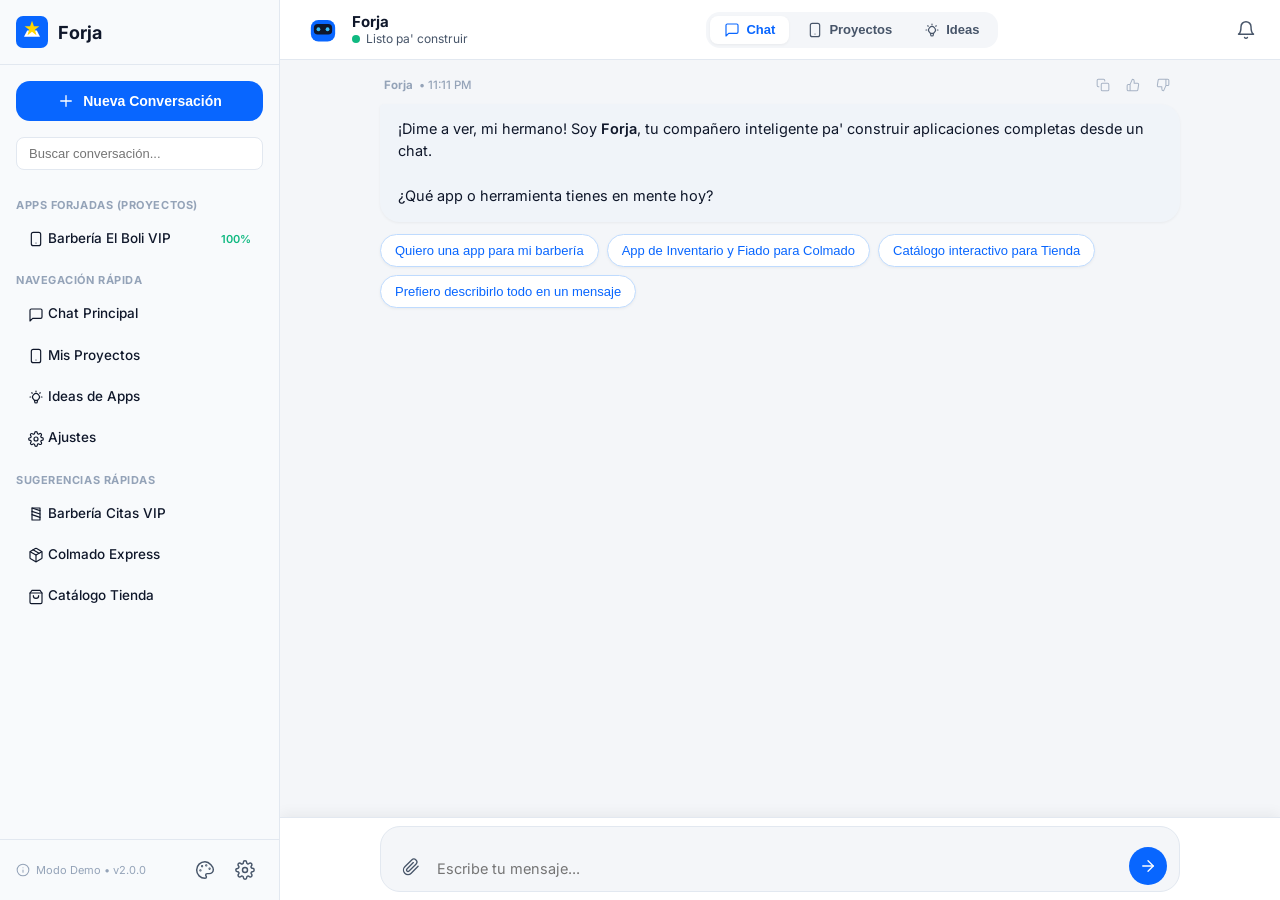
<file: index.html>
<!DOCTYPE html>
<html lang="es-DO" data-theme="light">
<head>
  <meta charset="UTF-8">
  <meta name="viewport" content="width=device-width, initial-scale=1.0, maximum-scale=1.0, user-scalable=no, viewport-fit=cover">
  <meta name="theme-color" content="#0866FF">
  <meta name="description" content="Forja - Agente conversacional inteligente para construir aplicaciones completas bajo demanda.">
  <meta name="apple-mobile-web-app-capable" content="yes">
  <meta name="apple-mobile-web-app-status-bar-style" content="black-translucent">
  <title>Forja — Agente Creador de Apps</title>

  <link rel="manifest" href="manifest.webmanifest">
  <link rel="icon" type="image/png" href="assets/icon-192.png">
  <link rel="apple-touch-icon" href="assets/apple-touch-icon.png">
  <link rel="stylesheet" href="styles.css">

  <script src="icons.js"></script>
</head>
<body>

  <div id="app-container">

    <!-- DRAWER BACKDROP OVERLAY -->
    <div class="drawer-overlay" id="drawer-overlay" onclick="cerrarDrawer()"></div>

    <!-- SIDEBAR / DRAWER LATERAL IZQUIERDO (REQ 5) -->
    <aside class="sidebar-left" id="sidebar-left">
      <div class="sidebar-header">
        <div class="brand-logo" onclick="switchView('chat')">
          <svg viewBox="0 0 100 100" width="32" height="32">
            <rect width="100" height="100" rx="22" fill="#0866FF"/>
            <path d="M25 65 L75 65 L65 45 L35 45 Z" fill="#FFFFFF"/>
            <polygon points="50,15 56,32 73,32 59,43 64,60 50,49 36,60 41,43 27,32 44,32" fill="#FFD700"/>
          </svg>
          <span>Forja</span>
        </div>
        <button class="icon-btn" id="close-sidebar-btn" onclick="cerrarDrawer()" aria-label="Cerrar panel lateral">
          <script>document.write(icono('cerrar'));</script>
        </button>
      </div>

      <button class="new-chat-btn" onclick="iniciarNuevoChat()">
        <script>document.write(icono('mas', { size: 18 }));</script>
        <span>Nueva Conversación</span>
      </button>

      <div class="sidebar-search-box">
        <input type="text" class="sidebar-search-input" placeholder="Buscar conversación..." oninput="/* opcional */">
      </div>

      <div class="sidebar-nav">
        <div class="nav-section-title">Apps Forjadas (Proyectos)</div>
        <div id="sidebar-projects-list">
          <!-- Renderizado dinámicamente -->
        </div>

        <div class="nav-section-title">Navegación Rápida</div>
        <div class="project-item" onclick="switchView('chat')">
          <span><script>document.write(icono('chat', { size: 16 }));</script> Chat Principal</span>
        </div>
        <div class="project-item" onclick="switchView('proyectos')">
          <span><script>document.write(icono('app', { size: 16 }));</script> Mis Proyectos</span>
        </div>
        <div class="project-item" onclick="switchView('ideas')">
          <span><script>document.write(icono('idea', { size: 16 }));</script> Ideas de Apps</span>
        </div>
        <div class="project-item" onclick="abrirAjustes()">
          <span><script>document.write(icono('ajustes', { size: 16 }));</script> Ajustes</span>
        </div>

        <div class="nav-section-title">Sugerencias Rápidas</div>
        <div class="project-item" onclick="usarIdeaDirecta('Quiero construir una app para mi barbería con reservación de citas')">
          <span><script>document.write(icono('barberia', { size: 16 }));</script> Barbería Citas VIP</span>
        </div>
        <div class="project-item" onclick="usarIdeaDirecta('Construye un control de inventario y fiado para colmado')">
          <span><script>document.write(icono('inventario', { size: 16 }));</script> Colmado Express</span>
        </div>
        <div class="project-item" onclick="usarIdeaDirecta('Crea un catálogo interactivo de ropa para Instagram')">
          <span><script>document.write(icono('tienda', { size: 16 }));</script> Catálogo Tienda</span>
        </div>
      </div>

      <div class="sidebar-footer">
        <div class="sidebar-footer-info">
          <script>document.write(icono('info', { size: 14 }));</script>
          <span>Modo Demo • v2.0.0</span>
        </div>
        <div style="display:flex; gap:4px;">
          <button class="icon-btn" onclick="toggleTheme()" aria-label="Cambiar tema">
            <script>document.write(icono('paleta'));</script>
          </button>
          <button class="icon-btn" onclick="abrirAjustes()" aria-label="Ajustes">
            <script>document.write(icono('ajustes'));</script>
          </button>
        </div>
      </div>
    </aside>

    <!-- AREA PRINCIPAL (HEADER + VISTAS) -->
    <main class="main-area">

      <!-- HEADER TOP BAR -->
      <header class="top-header">
        <div style="display: flex; align-items: center; gap: 10px;">
          <button class="icon-btn" id="menu-toggle-btn" onclick="abrirDrawer()" aria-label="Abrir menú">
            <script>document.write(icono('menu', { size: 22 }));</script>
          </button>

          <!-- AVATAR Y PERFIL DEL AGENTE -->
          <div class="agent-profile-header" onclick="abrirActivitySheet()" title="Ver Registro de Actividad y Permisos">
            <div class="forja-avatar-wrapper reposo" id="forja-avatar">
              <svg class="forja-avatar-svg" viewBox="0 0 100 100">
                <rect class="bot-body" x="18" y="24" width="64" height="56" rx="20" fill="#0866FF"/>
                <rect class="bot-visor" x="26" y="34" width="48" height="28" rx="10" fill="#0F172A"/>
                <circle class="bot-eye left" cx="38" cy="48" r="5" fill="#38BDF8"/>
                <circle class="bot-eye right" cx="62" cy="48" r="5" fill="#38BDF8"/>
              </svg>
            </div>

            <div class="agent-info">
              <span class="agent-name" id="display-agent-name">Forja</span>
              <span class="agent-status">
                <span class="status-dot" id="display-status-dot"></span>
                <span id="display-status-text">Listo pa' construir</span>
              </span>
            </div>
          </div>
        </div>

        <!-- Pestañas Superiores (Chat, Proyectos, Ideas) -->
        <nav class="header-tabs">
          <button class="tab-btn active" id="tab-btn-chat" onclick="switchView('chat')">
            <script>document.write(icono('chat', { size: 16 }));</script> Chat
          </button>
          <button class="tab-btn" id="tab-btn-proyectos" onclick="switchView('proyectos')">
            <script>document.write(icono('app', { size: 16 }));</script> Proyectos
          </button>
          <button class="tab-btn" id="tab-btn-ideas" onclick="switchView('ideas')">
            <script>document.write(icono('idea', { size: 16 }));</script> Ideas
          </button>
        </nav>

        <div style="display: flex; align-items: center; gap: 6px;">
          <button class="icon-btn" onclick="abrirActivitySheet()" aria-label="Notificaciones y Actividad" title="Actividad">
            <script>document.write(icono('notificacion', { size: 20 }));</script>
          </button>
        </div>
      </header>

      <!-- VISTA 1: CHAT PRINCIPAL (UN SOLO HILO ESTILO MUSE) -->
      <section class="view-panel active" id="chat-view">
        <div class="chat-thread" id="chat-thread">
          <div class="chat-thread-inner" id="chat-messages-container">
            <!-- Renderizado dinámico -->
          </div>
        </div>

        <!-- BOTÓN FLOTANTE VOLVER ABAJO -->
        <button class="scroll-bottom-btn" id="scroll-bottom-btn" onclick="scrollChatAlFinal()">
          <script>document.write(icono('flecha-abajo', { size: 16 }));</script>
          <span>Ir al último mensaje</span>
        </button>

        <!-- COMPOSER FIJO VISIBLE (REQ 1c) -->
        <div class="composer-container">
          <div class="composer-inner">
            <div id="attachment-preview-container" class="attachment-preview-bar"></div>

            <div class="composer-row">
              <input type="file" id="composer-file-input" style="display: none;" accept="image/*,.pdf,.doc,.docx,.txt">
              <button class="attach-btn" onclick="document.getElementById('composer-file-input').click()" title="Adjuntar archivo o imagen">
                <script>document.write(icono('adjuntar', { size: 18 }));</script>
              </button>

              <textarea 
                id="user-input" 
                class="composer-input" 
                placeholder="Escribe tu mensaje..." 
                rows="1" 
                aria-label="Escribe tu mensaje para Forja"
              ></textarea>

              <button class="send-btn" id="send-btn" aria-label="Enviar mensaje" onclick="handleSendUserMessage()">
                <script>document.write(icono('flecha-derecha', { size: 18 }));</script>
              </button>
            </div>
          </div>
        </div>
      </section>

      <!-- VISTA 2: PROYECTOS (METAS DE APPS CREADAS - REQ 2) -->
      <section class="view-panel" id="proyectos-view">
        <div class="view-container">
          <h2 style="font-size: 20px; font-weight: 700; margin-bottom: 6px; display: flex; align-items: center; gap: 8px;">
            <script>document.write(icono('app', { size: 22 }));</script>
            <span>Proyectos y Apps Forjadas</span>
          </h2>
          <p style="color: var(--text-secondary); font-size: 13.5px; margin-bottom: 20px;">
            Aplicaciones creadas bajo demanda, estado de construcción y enlaces directos. Toca cualquier tarjeta para ver detalles o pedir modificaciones.
          </p>

          <div class="grid-container" id="proyectos-grid">
            <!-- Renderizado dinámicamente -->
          </div>
        </div>
      </section>

      <!-- VISTA 3: IDEAS Y CARRUSELES HORIZONTALES (REQ 2) -->
      <section class="view-panel" id="ideas-view">
        <div class="view-container">
          <h2 style="font-size: 20px; font-weight: 700; margin-bottom: 6px; display: flex; align-items: center; gap: 8px;">
            <script>document.write(icono('idea', { size: 22 }));</script>
            <span>Ideas Sugeridas para Empezar</span>
          </h2>
          <p style="color: var(--text-secondary); font-size: 13.5px; margin-bottom: 20px;">
            Toca cualquier sugerencia para pedirle a Forja que ejecute el briefing y forje tu aplicación.
          </p>

          <h3 style="font-size: 15px; font-weight: 700; margin-bottom: 12px; color: var(--primary);">
            💈 Servicios y Negocios Locales
          </h3>
          <div class="horizontal-carousel">
            <div class="carousel-card" onclick="usarIdeaDirecta('Quiero construir una app para mi barbería con reservación de citas y cortes VIP')">
              <div style="font-weight: 700; font-size: 15px; color: var(--text-primary); display: flex; align-items: center; gap: 8px;">
                <script>document.write(icono('barberia', { size: 20 }));</script>
                <span>Barbería Citas VIP</span>
              </div>
              <p style="font-size: 13px; color: var(--text-secondary); line-height: 1.4;">
                Agenda de turnos por barbero, catálogo con fotos de cortes y avisos por WhatsApp.
              </p>
              <button class="chip-btn" style="align-self: flex-start; margin-top: 4px;">Forjar esta app</button>
            </div>

            <div class="carousel-card" onclick="usarIdeaDirecta('Construye un control de inventario, caja y fiado para mi colmado')">
              <div style="font-weight: 700; font-size: 15px; color: var(--text-primary); display: flex; align-items: center; gap: 8px;">
                <script>document.write(icono('inventario', { size: 20 }));</script>
                <span>Colmado Express POS</span>
              </div>
              <p style="font-size: 13px; color: var(--text-secondary); line-height: 1.4;">
                Registro de productos, ventas rápidas, control de fiado por cliente y alertas de stock.
              </p>
              <button class="chip-btn" style="align-self: flex-start; margin-top: 4px;">Forjar esta app</button>
            </div>

            <div class="carousel-card" onclick="usarIdeaDirecta('Quiero un menú digital interactivo para restaurante con pedidos por WhatsApp')">
              <div style="font-weight: 700; font-size: 15px; color: var(--text-primary); display: flex; align-items: center; gap: 8px;">
                <script>document.write(icono('restaurante', { size: 20 }));</script>
                <span>Menú Restaurante</span>
              </div>
              <p style="font-size: 13px; color: var(--text-secondary); line-height: 1.4;">
                Catálogo de platillos por categorías, agregador al carrito y envío de pedido a WhatsApp.
              </p>
              <button class="chip-btn" style="align-self: flex-start; margin-top: 4px;">Forjar esta app</button>
            </div>
          </div>

          <h3 style="font-size: 15px; font-weight: 700; margin: 24px 0 12px; color: var(--primary);">
            🛍️ Tiendas, Educación y Finanzas
          </h3>
          <div class="horizontal-carousel">
            <div class="carousel-card" onclick="usarIdeaDirecta('Crea un catálogo interactivo para tienda de ropa de Instagram')">
              <div style="font-weight: 700; font-size: 15px; color: var(--text-primary); display: flex; align-items: center; gap: 8px;">
                <script>document.write(icono('tienda', { size: 20 }));</script>
                <span>Catálogo Instagram</span>
              </div>
              <p style="font-size: 13px; color: var(--text-secondary); line-height: 1.4;">
                Exhibidor de prendas, tallas disponibles, precios y botón directo para pedir.
              </p>
              <button class="chip-btn" style="align-self: flex-start; margin-top: 4px;">Forjar esta app</button>
            </div>

            <div class="carousel-card" onclick="usarIdeaDirecta('Quiero una app para gestión de estudiantes, notas y avisos escolares')">
              <div style="font-weight: 700; font-size: 15px; color: var(--text-primary); display: flex; align-items: center; gap: 8px;">
                <script>document.write(icono('escuela', { size: 20 }));</script>
                <span>Control Escolar</span>
              </div>
              <p style="font-size: 13px; color: var(--text-secondary); line-height: 1.4;">
                Asistencia diaria, notas por materia y envío de circulares a padres de familia.
              </p>
              <button class="chip-btn" style="align-self: flex-start; margin-top: 4px;">Forjar esta app</button>
            </div>

            <div class="carousel-card" onclick="usarIdeaDirecta('Construye un gestor de gastos personales y presupuesto semanal')">
              <div style="font-weight: 700; font-size: 15px; color: var(--text-primary); display: flex; align-items: center; gap: 8px;">
                <script>document.write(icono('grafico', { size: 20 }));</script>
                <span>Control de Gastos</span>
              </div>
              <p style="font-size: 13px; color: var(--text-secondary); line-height: 1.4;">
                Registro de ingresos, salidas en RD$, metas de ahorro y gráficos de consumo.
              </p>
              <button class="chip-btn" style="align-self: flex-start; margin-top: 4px;">Forjar esta app</button>
            </div>
          </div>
        </div>
      </section>

    </main>

    <!-- BOTTOM SHEET AJUSTES (REQ 3) -->
    <div class="sheet-overlay" id="settings-sheet-overlay" onclick="cerrarAjustes()">
      <div class="sheet-modal" onclick="event.stopPropagation()">
        <div class="sheet-handle"></div>
        <div class="sheet-header">
          <div class="sheet-title">
            <script>document.write(icono('ajustes', { size: 22 }));</script>
            <span>Ajustes de Forja</span>
          </div>
          <button class="icon-btn" onclick="cerrarAjustes()">
            <script>document.write(icono('cerrar'));</script>
          </button>
        </div>

        <div class="form-group">
          <label class="form-label" for="setting-agent-name">Nombre del Agente</label>
          <input type="text" id="setting-agent-name" class="form-input" value="Forja">
        </div>

        <div class="form-group">
          <label class="form-label" for="setting-backend-url">URL Backend Deno (Opcional)</label>
          <input type="url" id="setting-backend-url" class="form-input" placeholder="https://api.forja.dev/v1">
          <span style="font-size: 11.5px; color: var(--text-muted);">Dejar vacío para el Modo Demo Local Simulado.</span>
        </div>

        <div class="form-group">
          <label class="form-label">Tema Visual</label>
          <div style="display: flex; gap: 10px;">
            <button class="btn-approve" style="background-color: var(--bg-app); color: var(--text-primary); border: 1px solid var(--border-color);" onclick="setTheme('light')">
              ☀️ Claro
            </button>
            <button class="btn-approve" style="background-color: #1E293B; color: #fff;" onclick="setTheme('dark')">
              🌙 Oscuro
            </button>
          </div>
        </div>

        <div class="form-group">
          <label class="form-label">Idioma y Región</label>
          <select class="form-select" id="setting-language">
            <option value="es-DO">Español (República Dominicana)</option>
            <option value="es-ES">Español (Internacional)</option>
          </select>
        </div>

        <div style="display: flex; justify-content: space-between; align-items: center; margin-top: 10px; gap: 10px;">
          <button class="btn-reject" onclick="borrarHistorialLocal()">
            <script>document.write(icono('borrar', { size: 16 }));</script> Borrar Datos
          </button>
          <button class="btn-approve" onclick="guardarAjustes()">
            <script>document.write(icono('check', { size: 16 }));</script> Guardar
          </button>
        </div>

        <div style="text-align: center; font-size: 11px; color: var(--text-muted); margin-top: 8px;">
          Forja PWA v2.0.0 • Diseñado estilo Muse
        </div>
      </div>
    </div>

    <!-- SHEET REGISTRO DE ACTIVIDAD Y PERMISOS (REQ 6) -->
    <div class="sheet-overlay" id="activity-sheet-overlay" onclick="cerrarActivitySheet()">
      <div class="sheet-modal" onclick="event.stopPropagation()">
        <div class="sheet-handle"></div>
        <div class="sheet-header">
          <div class="sheet-title">
            <script>document.write(icono('notificacion', { size: 22 }));</script>
            <span>Registro de Actividad y Estado</span>
          </div>
          <button class="icon-btn" onclick="cerrarActivitySheet()">
            <script>document.write(icono('cerrar'));</script>
          </button>
        </div>

        <div style="font-size: 13px; color: var(--text-secondary); background: var(--bg-app); padding: 12px; border-radius: var(--radius-md);">
          <p><strong>Estado Agente:</strong> <span id="modal-status-text">Listo pa' construir</span></p>
          <p style="margin-top: 4px;"><strong>Permisos:</strong> LocalStorage PWA, Service Worker, Notificaciones.</p>
        </div>

        <h4 style="font-size: 13px; text-transform: uppercase; color: var(--text-muted); font-weight: 700; margin-top: 8px;">Acciones Recientes</h4>
        <div id="activity-log-feed" style="max-height: 240px; overflow-y: auto;">
          <!-- Rellenado dinámicamente -->
        </div>

        <button class="btn-approve" onclick="cerrarActivitySheet()" style="margin-top: 8px;">Cerrar</button>
      </div>
    </div>

    <!-- BARRA INFERIOR DE PESTAÑAS MOVIL <768px -->
    <nav class="bottom-tab-bar">
      <button class="bottom-tab-item active" id="b-tab-chat" onclick="switchView('chat')">
        <script>document.write(icono('chat', { size: 20 }));</script>
        <span>Chat</span>
      </button>

      <button class="bottom-tab-item" id="b-tab-proyectos" onclick="switchView('proyectos')">
        <script>document.write(icono('app', { size: 20 }));</script>
        <span>Proyectos</span>
      </button>

      <button class="bottom-tab-item" id="b-tab-ideas" onclick="switchView('ideas')">
        <script>document.write(icono('idea', { size: 20 }));</script>
        <span>Ideas</span>
      </button>

      <button class="bottom-tab-item" onclick="abrirAjustes()">
        <script>document.write(icono('ajustes', { size: 20 }));</script>
        <span>Ajustes</span>
      </button>
    </nav>

  </div>

  <script src="api.js"></script>
  <script src="app.js"></script>
</body>
</html>
</file>
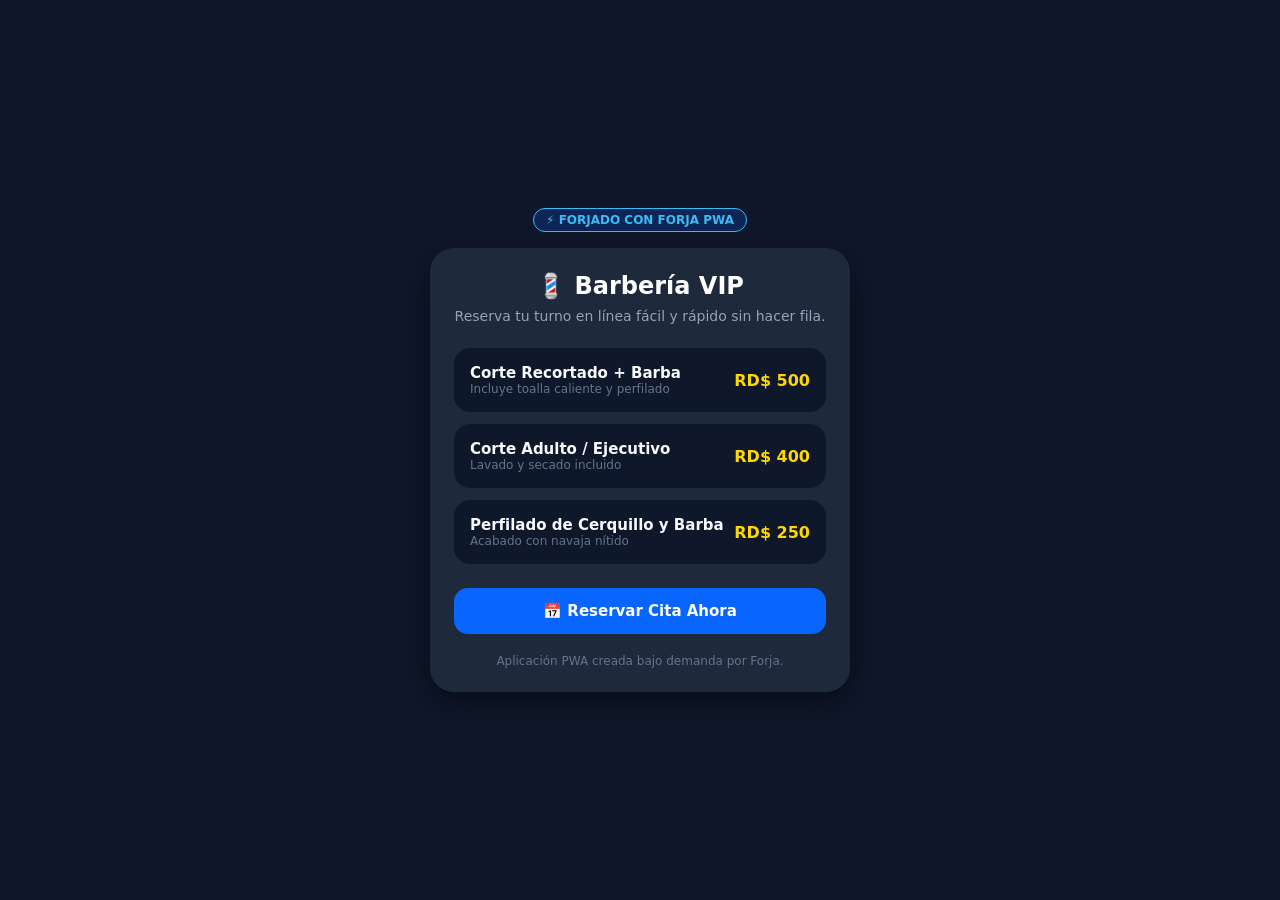
<file: demo-barberia.html>
<!DOCTYPE html>
<html lang="es-DO">
<head>
  <meta charset="UTF-8">
  <meta name="viewport" content="width=device-width, initial-scale=1.0">
  <title>Barbería VIP — App Creada por Forja</title>
  <style>
    :root {
      --primary: #0866FF;
      --bg: #0F172A;
      --card-bg: #1E293B;
      --text: #F8FAFC;
      --accent: #FFD700;
    }
    * { box-sizing: border-box; margin: 0; padding: 0; font-family: system-ui, sans-serif; }
    body { background-color: var(--bg); color: var(--text); padding: 20px; min-height: 100vh; display: flex; flex-direction: column; align-items: center; justify-content: center; }
    .badge { background: rgba(8, 102, 255, 0.2); color: #38BDF8; border: 1px solid #38BDF8; padding: 4px 12px; border-radius: 20px; font-size: 12px; font-weight: 600; margin-bottom: 16px; }
    .container { max-width: 420px; width: 100%; background: var(--card-bg); border-radius: 24px; padding: 24px; box-shadow: 0 10px 30px rgba(0,0,0,0.5); text-align: center; }
    h1 { font-size: 24px; font-weight: 800; margin-bottom: 8px; color: #fff; }
    p { color: #94A3B8; font-size: 14px; margin-bottom: 24px; }
    .service-card { background: #0F172A; border-radius: 16px; padding: 16px; margin-bottom: 12px; display: flex; justify-content: space-between; align-items: center; text-align: left; }
    .service-name { font-weight: 700; font-size: 15px; }
    .service-price { color: var(--accent); font-weight: 700; }
    .btn { width: 100%; padding: 14px; background: var(--primary); color: #fff; border: none; border-radius: 14px; font-weight: 700; font-size: 15px; cursor: pointer; margin-top: 12px; }
    .btn:hover { background: #0052D6; }
    .footer-note { font-size: 12px; color: #64748B; margin-top: 20px; }
  </style>
</head>
<body>
  <span class="badge">⚡ FORJADO CON FORJA PWA</span>
  <div class="container">
    <h1>💈 Barbería VIP</h1>
    <p>Reserva tu turno en línea fácil y rápido sin hacer fila.</p>

    <div class="service-card">
      <div>
        <div class="service-name">Corte Recortado + Barba</div>
        <div style="font-size:12px; color:#64748B;">Incluye toalla caliente y perfilado</div>
      </div>
      <div class="service-price">RD$ 500</div>
    </div>

    <div class="service-card">
      <div>
        <div class="service-name">Corte Adulto / Ejecutivo</div>
        <div style="font-size:12px; color:#64748B;">Lavado y secado incluido</div>
      </div>
      <div class="service-price">RD$ 400</div>
    </div>

    <div class="service-card">
      <div>
        <div class="service-name">Perfilado de Cerquillo y Barba</div>
        <div style="font-size:12px; color:#64748B;">Acabado con navaja nítido</div>
      </div>
      <div class="service-price">RD$ 250</div>
    </div>

    <button class="btn" onclick="alert('¡Cita agendada con éxito! Recibirás confirmación por WhatsApp.')">📅 Reservar Cita Ahora</button>
    
    <div class="footer-note">Aplicación PWA creada bajo demanda por Forja.</div>
  </div>
</body>
</html>
</file>
<file: styles.css>
/* ==========================================================================
   FORJA PWA - CSS ESTILO MUSE (META REFERENCE) - VERSION 2.0.0
   ========================================================================== */

@import url('https://fonts.googleapis.com/css2?family=Inter:wght@400;500;600;700&display=swap');

:root {
  /* Colors - Light Theme (Default) */
  --bg-app: #F4F6F9;
  --bg-surface: #FFFFFF;
  --bg-sidebar: #F8FAFC;
  --bg-bubble-agent: #F0F4F9;
  --bg-bubble-user: #0866FF;
  --text-user: #FFFFFF;
  --text-primary: #0F172A;
  --text-secondary: #475569;
  --text-muted: #94A3B8;
  --border-color: #E2E8F0;

  /* Brand Accent */
  --primary: #0866FF;
  --primary-hover: #0052D6;
  --primary-light: #E7F0FF;
  --primary-border: #BFDBFE;

  /* Status Colors */
  --success: #10B981;
  --success-bg: #D1FAE5;
  --warning: #F59E0B;
  --warning-bg: #FEF3C7;
  --danger: #EF4444;
  --danger-bg: #FEE2E2;

  /* Design Tokens */
  --radius-sm: 8px;
  --radius-md: 14px;
  --radius-lg: 20px;
  --radius-full: 9999px;

  --shadow-sm: 0 1px 3px rgba(0, 0, 0, 0.05);
  --shadow-md: 0 4px 12px rgba(0, 0, 0, 0.08);
  --shadow-lg: 0 10px 25px rgba(0, 0, 0, 0.12);

  --font-sans: 'Inter', -apple-system, BlinkMacSystemFont, "Segoe UI", Roboto, sans-serif;
  --header-height: 60px;
  --bottom-bar-height: 58px;
  --composer-height: 68px;
  --composer-max-width: 800px;
}

/* Dark Mode Overrides */
[data-theme="dark"] {
  --bg-app: #0B0F17;
  --bg-surface: #1E293B;
  --bg-sidebar: #111827;
  --bg-bubble-agent: #1E293B;
  --bg-bubble-user: #0866FF;
  --text-user: #FFFFFF;
  --text-primary: #F8FAFC;
  --text-secondary: #CBD5E1;
  --text-muted: #64748B;
  --border-color: #334155;
  --primary-light: rgba(8, 102, 255, 0.15);
  --primary-border: #1E40AF;
}

/* Reset & Base */
*, *::before, *::after {
  box-sizing: border-box;
  margin: 0;
  padding: 0;
}

html, body {
  width: 100%;
  height: 100%;
  overflow: hidden;
  font-family: var(--font-sans);
  background-color: var(--bg-app);
  color: var(--text-primary);
  -webkit-font-smoothing: antialiased;
  -webkit-tap-highlight-color: transparent;
}

/* Main App Container Layout */
#app-container {
  display: flex;
  width: 100vw;
  height: 100vh;
  overflow: hidden;
  position: relative;
}

/* Helper SVG Icon style */
.forja-svg-icon {
  display: inline-block;
  vertical-align: middle;
  flex-shrink: 0;
}

/* Micro-interaction scaling */
button, .icon-btn, .chip-btn, .project-item, .bottom-tab-item {
  transition: transform 0.15s ease, background-color 0.2s ease, opacity 0.2s ease;
}

button:active, .icon-btn:active, .chip-btn:active {
  transform: scale(0.96);
}

/* ==========================================================================
   DRAWER / LEFT SIDEBAR
   ========================================================================== */
.drawer-overlay {
  position: fixed;
  inset: 0;
  background-color: rgba(0, 0, 0, 0.5);
  backdrop-filter: blur(4px);
  z-index: 80;
  opacity: 0;
  pointer-events: none;
  transition: opacity 0.28s ease;
}

.drawer-overlay.open {
  opacity: 1;
  pointer-events: auto;
}

.sidebar-left {
  width: 280px;
  min-width: 280px;
  background-color: var(--bg-sidebar);
  border-right: 1px solid var(--border-color);
  display: flex;
  flex-direction: column;
  z-index: 90;
  transition: transform 0.28s cubic-bezier(.22,.8,.2,1);
}

.sidebar-header {
  padding: 16px;
  display: flex;
  align-items: center;
  justify-content: space-between;
  border-bottom: 1px solid var(--border-color);
}

.brand-logo {
  display: flex;
  align-items: center;
  gap: 10px;
  font-weight: 700;
  font-size: 18px;
  color: var(--text-primary);
  cursor: pointer;
}

.new-chat-btn {
  width: calc(100% - 32px);
  margin: 16px;
  padding: 11px 16px;
  background-color: var(--primary);
  color: #fff;
  border: none;
  border-radius: var(--radius-md);
  font-weight: 600;
  font-size: 14px;
  display: flex;
  align-items: center;
  justify-content: center;
  gap: 8px;
  cursor: pointer;
}

.new-chat-btn:hover {
  background-color: var(--primary-hover);
}

.sidebar-search-box {
  padding: 0 16px 12px;
}

.sidebar-search-input {
  width: 100%;
  padding: 8px 12px;
  border-radius: var(--radius-sm);
  border: 1px solid var(--border-color);
  background: var(--bg-surface);
  color: var(--text-primary);
  font-size: 13px;
}

.sidebar-nav {
  flex: 1;
  overflow-y: auto;
  padding: 0 16px 16px;
}

.nav-section-title {
  font-size: 11px;
  text-transform: uppercase;
  letter-spacing: 0.05em;
  color: var(--text-muted);
  font-weight: 700;
  margin: 16px 0 8px;
}

.project-item {
  display: flex;
  align-items: center;
  justify-content: space-between;
  padding: 10px 12px;
  border-radius: var(--radius-sm);
  color: var(--text-primary);
  font-size: 13.5px;
  font-weight: 500;
  cursor: pointer;
  margin-bottom: 4px;
}

.project-item:hover, .project-item.active {
  background-color: var(--primary-light);
  color: var(--primary);
}

.sidebar-footer {
  padding: 12px 16px;
  border-top: 1px solid var(--border-color);
  display: flex;
  align-items: center;
  justify-content: space-between;
}

.sidebar-footer-info {
  font-size: 11px;
  color: var(--text-muted);
  display: flex;
  align-items: center;
  gap: 6px;
}

.icon-btn {
  background: none;
  border: none;
  color: var(--text-secondary);
  cursor: pointer;
  padding: 8px;
  border-radius: var(--radius-sm);
  display: flex;
  align-items: center;
  justify-content: center;
}

.icon-btn:hover {
  background-color: var(--border-color);
  color: var(--text-primary);
}

/* ==========================================================================
   MAIN AREA & HEADER
   ========================================================================== */
.main-area {
  flex: 1;
  display: flex;
  flex-direction: column;
  height: 100%;
  position: relative;
  background-color: var(--bg-app);
  overflow: hidden;
}

.top-header {
  height: var(--header-height);
  background-color: var(--bg-surface);
  border-bottom: 1px solid var(--border-color);
  display: flex;
  align-items: center;
  justify-content: space-between;
  padding: 0 16px;
  z-index: 20;
}

.agent-profile-header {
  display: flex;
  align-items: center;
  gap: 10px;
  cursor: pointer;
  padding: 4px 8px;
  border-radius: var(--radius-md);
}

.agent-profile-header:hover {
  background-color: var(--bg-app);
}

.agent-info {
  display: flex;
  flex-direction: column;
}

.agent-name {
  font-weight: 700;
  font-size: 15px;
  line-height: 1.2;
}

.agent-status {
  font-size: 12px;
  color: var(--text-secondary);
  display: flex;
  align-items: center;
  gap: 6px;
}

.status-dot {
  width: 8px;
  height: 8px;
  border-radius: 50%;
  background-color: var(--success);
}

.status-dot.thinking {
  background-color: var(--warning);
  animation: pulse-dot 1s infinite alternate;
}

.status-dot.working {
  background-color: var(--primary);
  animation: pulse-dot 0.5s infinite alternate;
}

@keyframes pulse-dot {
  from { opacity: 0.4; transform: scale(0.8); }
  to { opacity: 1; transform: scale(1.2); }
}

/* Header Tabs (Desktop & Tablet) */
.header-tabs {
  display: flex;
  background-color: var(--bg-app);
  padding: 4px;
  border-radius: var(--radius-md);
  gap: 4px;
  position: relative;
}

.tab-btn {
  padding: 6px 14px;
  border: none;
  background: transparent;
  color: var(--text-secondary);
  font-size: 13px;
  font-weight: 600;
  border-radius: var(--radius-sm);
  cursor: pointer;
  display: flex;
  align-items: center;
  gap: 6px;
  z-index: 1;
}

.tab-btn.active {
  background-color: var(--bg-surface);
  color: var(--primary);
  box-shadow: var(--shadow-sm);
}

/* SVG Avatar */
.forja-avatar-wrapper {
  position: relative;
  width: 38px;
  height: 38px;
}

.forja-avatar-svg {
  width: 100%;
  height: 100%;
  overflow: visible;
}

.forja-avatar-wrapper.reposo .bot-body {
  animation: float-idle 3s ease-in-out infinite alternate;
}

@keyframes float-idle {
  0% { transform: translateY(0); }
  100% { transform: translateY(-2px); }
}

/* ==========================================================================
   VIEWS (CHAT, PROYECTOS, IDEAS)
   ========================================================================== */
.view-panel {
  display: none;
  flex: 1;
  width: 100%;
  max-width: 100%;
  height: calc(100% - var(--header-height));
  overflow-y: auto;
  overflow-x: hidden;
  box-sizing: border-box;
  animation: fadeIn 0.25s ease forwards;
}

.view-panel.active {
  display: flex;
  flex-direction: column;
}

@keyframes fadeIn {
  from { opacity: 0; transform: translateY(6px); }
  to { opacity: 1; transform: translateY(0); }
}

/* ==========================================================================
   REQUERIMIENTO 1: CHAT & FULL WIDTH BUBBLES
   ========================================================================== */
#chat-view {
  display: flex;
  flex-direction: column;
  height: 100%;
  position: relative;
}

.chat-thread {
  flex: 1;
  overflow-y: auto;
  overflow-x: hidden;
  padding: 16px 16px calc(var(--composer-height) + var(--bottom-bar-height) + 20px);
  display: flex;
  flex-direction: column;
  gap: 16px;
  scroll-behavior: smooth;
}

@media (min-width: 768px) {
  .chat-thread {
    padding-bottom: calc(var(--composer-height) + 24px);
  }
}

.chat-thread-inner {
  max-width: var(--composer-max-width);
  width: 100%;
  margin: 0 auto;
  display: flex;
  flex-direction: column;
  gap: 16px;
}

/* ONBOARDING PROGRESS BAR */
.onboarding-banner {
  background: var(--primary-light);
  border: 1px solid var(--primary-border);
  border-radius: var(--radius-md);
  padding: 12px 16px;
  display: flex;
  flex-direction: column;
  gap: 8px;
  animation: fadeIn 0.3s ease;
}

.onboarding-banner-header {
  display: flex;
  align-items: center;
  justify-content: space-between;
  font-size: 12.5px;
  font-weight: 700;
  color: var(--primary);
}

.onboarding-progress-bg {
  width: 100%;
  height: 6px;
  background-color: rgba(8, 102, 255, 0.2);
  border-radius: var(--radius-full);
  overflow: hidden;
}

.onboarding-progress-fill {
  height: 100%;
  background-color: var(--primary);
  border-radius: var(--radius-full);
  transition: width 0.3s ease;
}

/* FULL WIDTH MESSAGE GROUP (NO MESSAGE AVATARS - REQ 1a) */
.msg-group {
  display: flex;
  flex-direction: column;
  width: 100%;
  max-width: 100%;
  gap: 6px;
  animation: fadeInUp 0.25s ease forwards;
}

@keyframes fadeInUp {
  from { opacity: 0; transform: translateY(8px); }
  to { opacity: 1; transform: translateY(0); }
}

.msg-meta {
  display: flex;
  align-items: center;
  justify-content: space-between;
  padding: 0 4px;
}

.msg-author-time {
  font-size: 11.5px;
  color: var(--text-muted);
  display: flex;
  align-items: center;
  gap: 6px;
  font-weight: 500;
}

.msg-actions {
  display: flex;
  align-items: center;
  gap: 4px;
  opacity: 0.8;
}

.msg-action-btn {
  background: none;
  border: none;
  color: var(--text-muted);
  cursor: pointer;
  padding: 2px 6px;
  border-radius: var(--radius-sm);
  font-size: 11px;
  display: inline-flex;
  align-items: center;
  gap: 4px;
}

.msg-action-btn:hover {
  background: var(--border-color);
  color: var(--text-primary);
}

/* Text Bubbles taking FULL WIDTH (REQ 1a) */
.bubble-text {
  width: 100%;
  padding: 14px 18px;
  border-radius: var(--radius-lg);
  font-size: 14.5px;
  line-height: 1.55;
  word-break: break-word;
  box-shadow: var(--shadow-sm);
}

.agent-msg .bubble-text {
  background-color: var(--bg-bubble-agent);
  color: var(--text-primary);
  border-top-left-radius: 4px;
}

.user-msg .bubble-text {
  background-color: var(--bg-bubble-user);
  color: var(--text-user);
  border-top-right-radius: 4px;
}

.bubble-text p { margin-bottom: 8px; }
.bubble-text p:last-child { margin-bottom: 0; }
.bubble-text strong { font-weight: 600; }
.bubble-text ul { margin-left: 20px; margin-bottom: 8px; }

/* ==========================================================================
   COMPOSER (REQ 1c)
   ========================================================================== */
.composer-container {
  position: fixed;
  left: 0;
  right: 0;
  bottom: var(--bottom-bar-height);
  z-index: 40;
  padding: 8px 12px;
  background-color: var(--bg-surface);
  border-top: 1px solid var(--border-color);
  box-shadow: 0 -4px 12px rgba(0, 0, 0, 0.05);
  display: flex;
  justify-content: center;
}

@media (min-width: 768px) {
  .composer-container {
    bottom: 0;
  }
}

.composer-inner {
  max-width: var(--composer-max-width);
  width: 100%;
  display: flex;
  flex-direction: column;
  gap: 6px;
  background-color: var(--bg-app);
  border: 1px solid var(--border-color);
  border-radius: 20px;
  padding: 6px 12px;
  transition: border-color 0.2s, box-shadow 0.2s;
}

.composer-inner:focus-within {
  border-color: var(--primary);
  box-shadow: 0 0 0 3px var(--primary-light);
}

.attachment-preview-bar {
  display: flex;
  align-items: center;
  gap: 8px;
  padding: 6px 8px 2px;
}

.attachment-chip {
  display: flex;
  align-items: center;
  gap: 6px;
  background-color: var(--bg-surface);
  border: 1px solid var(--border-color);
  border-radius: var(--radius-md);
  padding: 4px 10px;
  font-size: 12px;
  color: var(--text-primary);
}

.composer-row {
  display: flex;
  align-items: flex-end;
  gap: 8px;
}

.composer-input {
  flex: 1;
  border: none;
  background: transparent;
  outline: none;
  font-family: inherit;
  font-size: 14.5px;
  color: var(--text-primary);
  resize: none;
  max-height: 110px;
  min-height: 24px;
  line-height: 1.4;
  padding: 6px 0;
}

.composer-actions {
  display: flex;
  align-items: center;
  gap: 6px;
}

.send-btn {
  width: 38px;
  height: 38px;
  border-radius: 50%;
  background-color: var(--primary);
  color: #ffffff;
  border: none;
  display: flex;
  align-items: center;
  justify-content: center;
  cursor: pointer;
  flex-shrink: 0;
}

.send-btn:hover {
  background-color: var(--primary-hover);
}

.attach-btn {
  width: 36px;
  height: 36px;
  border-radius: 50%;
  background: transparent;
  color: var(--text-secondary);
  border: none;
  display: flex;
  align-items: center;
  justify-content: center;
  cursor: pointer;
}

.attach-btn:hover {
  background-color: var(--border-color);
  color: var(--text-primary);
}

/* FLOATING SCROLL BOTTOM BUTTON */
.scroll-bottom-btn {
  position: fixed;
  right: 20px;
  bottom: calc(var(--bottom-bar-height) + var(--composer-height) + 16px);
  z-index: 45;
  background: var(--bg-surface);
  color: var(--primary);
  border: 1px solid var(--border-color);
  border-radius: var(--radius-full);
  padding: 8px 14px;
  font-size: 12px;
  font-weight: 600;
  box-shadow: var(--shadow-md);
  display: none;
  align-items: center;
  gap: 6px;
  cursor: pointer;
  animation: fadeIn 0.2s ease;
}

@media (min-width: 768px) {
  .scroll-bottom-btn {
    bottom: calc(var(--composer-height) + 16px);
  }
}

.scroll-bottom-btn.visible {
  display: flex;
}

/* ==========================================================================
   CARDS & ARTIFACTS
   ========================================================================== */
.rich-block {
  width: 100%;
  margin-top: 4px;
}

/* Brief Card */
.card-brief {
  background: var(--bg-surface);
  border: 2px solid var(--primary-border);
  border-radius: var(--radius-lg);
  padding: 16px;
  box-shadow: var(--shadow-md);
  display: flex;
  flex-direction: column;
  gap: 12px;
}

.brief-item {
  display: flex;
  flex-direction: column;
  gap: 2px;
  border-bottom: 1px solid var(--border-color);
  padding-bottom: 8px;
}

.brief-item:last-child {
  border-bottom: none;
  padding-bottom: 0;
}

.brief-label {
  font-size: 11.5px;
  text-transform: uppercase;
  font-weight: 700;
  color: var(--text-muted);
}

.brief-value {
  font-size: 13.5px;
  color: var(--text-primary);
  font-weight: 500;
}

/* Project Card */
.card-project {
  background-color: var(--bg-surface);
  border: 1px solid var(--border-color);
  border-radius: var(--radius-md);
  padding: 16px;
  box-shadow: var(--shadow-sm);
  display: flex;
  flex-direction: column;
  gap: 10px;
}

.card-project-header {
  display: flex;
  align-items: center;
  justify-content: space-between;
}

.card-project-title {
  font-weight: 700;
  font-size: 15.5px;
  color: var(--text-primary);
  display: flex;
  align-items: center;
  gap: 8px;
}

.badge-status {
  padding: 3px 10px;
  border-radius: var(--radius-full);
  font-size: 11.5px;
  font-weight: 600;
}

.badge-status.in-progress {
  background-color: var(--warning-bg);
  color: var(--warning);
}

.badge-status.completed {
  background-color: var(--success-bg);
  color: var(--success);
}

.progress-bar-bg {
  width: 100%;
  height: 8px;
  background-color: var(--border-color);
  border-radius: var(--radius-full);
  overflow: hidden;
}

.progress-bar-fill {
  height: 100%;
  background-color: var(--primary);
  border-radius: var(--radius-full);
  transition: width 0.4s ease;
}

/* Approval Card */
.card-approval {
  background-color: var(--bg-surface);
  border: 2px solid var(--primary-border);
  border-radius: var(--radius-lg);
  padding: 16px;
  box-shadow: var(--shadow-md);
  display: flex;
  flex-direction: column;
  gap: 10px;
}

.approval-header {
  display: flex;
  align-items: center;
  gap: 8px;
  color: var(--primary);
  font-weight: 700;
  font-size: 15.5px;
}

.approval-actions {
  display: flex;
  gap: 10px;
  margin-top: 6px;
}

.btn-approve {
  flex: 1;
  padding: 10px 16px;
  background-color: var(--primary);
  color: #fff;
  border: none;
  border-radius: var(--radius-md);
  font-weight: 600;
  font-size: 13.5px;
  cursor: pointer;
  display: flex;
  align-items: center;
  justify-content: center;
  gap: 6px;
}

.btn-approve:hover {
  background-color: var(--primary-hover);
}

.btn-reject {
  padding: 10px 16px;
  background-color: transparent;
  color: var(--danger);
  border: 1px solid var(--danger);
  border-radius: var(--radius-md);
  font-weight: 600;
  font-size: 13.5px;
  cursor: pointer;
  display: flex;
  align-items: center;
  justify-content: center;
  gap: 6px;
}

.btn-reject:hover {
  background-color: var(--danger-bg);
}

/* Quick Selection Chips */
.quick-chips-wrapper {
  display: flex;
  flex-wrap: wrap;
  gap: 8px;
  margin-top: 6px;
}

.chip-btn {
  background-color: var(--bg-surface);
  border: 1px solid var(--primary-border);
  color: var(--primary);
  padding: 8px 14px;
  border-radius: var(--radius-full);
  font-size: 13px;
  font-weight: 500;
  cursor: pointer;
  display: inline-flex;
  align-items: center;
  gap: 6px;
  box-shadow: var(--shadow-sm);
}

.chip-btn:hover, .chip-btn.selected {
  background-color: var(--primary);
  color: #ffffff;
  border-color: var(--primary);
}

.card-link-chip {
  display: inline-flex;
  align-items: center;
  gap: 8px;
  background-color: var(--primary-light);
  color: var(--primary);
  padding: 8px 14px;
  border-radius: var(--radius-md);
  font-weight: 600;
  font-size: 13px;
  text-decoration: none;
}

.card-step-list {
  background-color: var(--bg-surface);
  border: 1px solid var(--border-color);
  border-radius: var(--radius-md);
  padding: 14px;
  display: flex;
  flex-direction: column;
  gap: 8px;
}

.step-item {
  display: flex;
  align-items: center;
  gap: 10px;
  font-size: 13.5px;
  color: var(--text-secondary);
}

.step-item.done {
  color: var(--success);
  font-weight: 600;
}

.step-item.active {
  color: var(--primary);
  font-weight: 600;
}

/* ==========================================================================
   REQUERIMIENTO 2: PROYECTOS & IDEAS (FIX DISPLACEMENT & CAROUSEL)
   ========================================================================== */
.view-container {
  width: 100%;
  max-width: 1000px;
  margin: 0 auto;
  padding: 20px 16px 80px;
  box-sizing: border-box;
}

.grid-container {
  display: grid;
  grid-template-columns: repeat(auto-fill, minmax(280px, 1fr));
  gap: 16px;
  width: 100%;
  margin-top: 16px;
}

/* HORIZONTAL CAROUSEL (REQ 2) */
.horizontal-carousel {
  display: flex;
  gap: 14px;
  overflow-x: auto;
  scroll-snap-type: x mandatory;
  -webkit-overflow-scrolling: touch;
  touch-action: pan-x;
  padding: 8px 4px 16px;
  margin: 0 -4px;
  cursor: grab;
  user-select: none;
}

.horizontal-carousel:active {
  cursor: grabbing;
}

.carousel-card {
  flex: 0 0 82%;
  min-width: 260px;
  max-width: 320px;
  scroll-snap-align: start;
  background-color: var(--bg-surface);
  border: 1px solid var(--border-color);
  border-radius: var(--radius-md);
  padding: 18px;
  box-shadow: var(--shadow-sm);
  display: flex;
  flex-direction: column;
  gap: 10px;
}

.carousel-indicators {
  display: flex;
  justify-content: center;
  gap: 6px;
  margin-top: 4px;
}

.indicator-dot {
  width: 8px;
  height: 8px;
  border-radius: 50%;
  background-color: var(--border-color);
  transition: background-color 0.2s, width 0.2s;
}

.indicator-dot.active {
  background-color: var(--primary);
  width: 18px;
  border-radius: 4px;
}

/* ==========================================================================
   REQUERIMIENTO 3: BOTTOM SHEET FOR SETTINGS & MODALS
   ========================================================================== */
.sheet-overlay {
  position: fixed;
  inset: 0;
  background-color: rgba(0, 0, 0, 0.5);
  backdrop-filter: blur(6px);
  z-index: 100;
  opacity: 0;
  pointer-events: none;
  transition: opacity 0.28s ease;
  display: flex;
  align-items: flex-end;
  justify-content: center;
}

.sheet-overlay.open {
  opacity: 1;
  pointer-events: auto;
}

.sheet-modal {
  width: 100%;
  max-width: 520px;
  max-height: 88vh;
  overflow-y: auto;
  background-color: var(--bg-surface);
  border-radius: 24px 24px 0 0;
  padding: 20px 20px calc(24px + env(safe-area-inset-bottom, 0px));
  transform: translateY(100%);
  transition: transform 0.3s cubic-bezier(.22,.8,.2,1);
  box-shadow: var(--shadow-lg);
  display: flex;
  flex-direction: column;
  gap: 16px;
}

.sheet-overlay.open .sheet-modal {
  transform: translateY(0);
}

@media (min-width: 768px) {
  .sheet-overlay {
    align-items: center;
  }
  .sheet-modal {
    border-radius: 20px;
    transform: translateY(20px) scale(0.95);
  }
  .sheet-overlay.open .sheet-modal {
    transform: translateY(0) scale(1);
  }
}

.sheet-handle {
  width: 42px;
  height: 5px;
  background-color: var(--border-color);
  border-radius: 3px;
  margin: 0 auto 8px;
}

.sheet-header {
  display: flex;
  align-items: center;
  justify-content: space-between;
}

.sheet-title {
  font-weight: 700;
  font-size: 18px;
  display: flex;
  align-items: center;
  gap: 8px;
}

.form-group {
  display: flex;
  flex-direction: column;
  gap: 6px;
}

.form-label {
  font-size: 13px;
  font-weight: 600;
  color: var(--text-secondary);
}

.form-input, .form-select {
  padding: 10px 14px;
  border: 1px solid var(--border-color);
  border-radius: var(--radius-md);
  background-color: var(--bg-app);
  color: var(--text-primary);
  font-size: 14px;
  outline: none;
}

.form-input:focus, .form-select:focus {
  border-color: var(--primary);
}

/* ==========================================================================
   BOTTOM NAVIGATION BAR (MOBILE <768px)
   ========================================================================== */
.bottom-tab-bar {
  display: none;
  position: fixed;
  left: 0;
  right: 0;
  bottom: 0;
  height: calc(var(--bottom-bar-height) + env(safe-area-inset-bottom, 0px));
  background-color: var(--bg-surface);
  border-top: 1px solid var(--border-color);
  z-index: 50;
  align-items: center;
  justify-content: space-around;
  padding-bottom: env(safe-area-inset-bottom, 0px);
}

.bottom-tab-item {
  display: flex;
  flex-direction: column;
  align-items: center;
  gap: 3px;
  background: none;
  border: none;
  color: var(--text-muted);
  font-size: 11px;
  font-weight: 600;
  cursor: pointer;
  padding: 6px 12px;
}

.bottom-tab-item.active {
  color: var(--primary);
}

/* BREAKPOINTS */
@media (max-width: 1023px) {
  .sidebar-left {
    position: fixed;
    left: 0; top: 0; bottom: 0;
    transform: translateX(-100%);
  }
  .sidebar-left.open {
    transform: translateX(0);
  }
}

@media (max-width: 767px) {
  .header-tabs {
    display: none;
  }
  .bottom-tab-bar {
    display: flex;
  }
}

@media (min-width: 1024px) {
  .drawer-overlay {
    display: none !important;
  }
  #close-sidebar-btn {
    display: none !important;
  }
  #menu-toggle-btn {
    display: none !important;
  }
}

/* ACCESSIBILITY & MOTION PREFERENCES */
@media (prefers-reduced-motion: reduce) {
  *, *::before, *::after {
    animation-duration: 0.01ms !important;
    animation-iteration-count: 1 !important;
    transition-duration: 0.01ms !important;
  }
}
</file>
